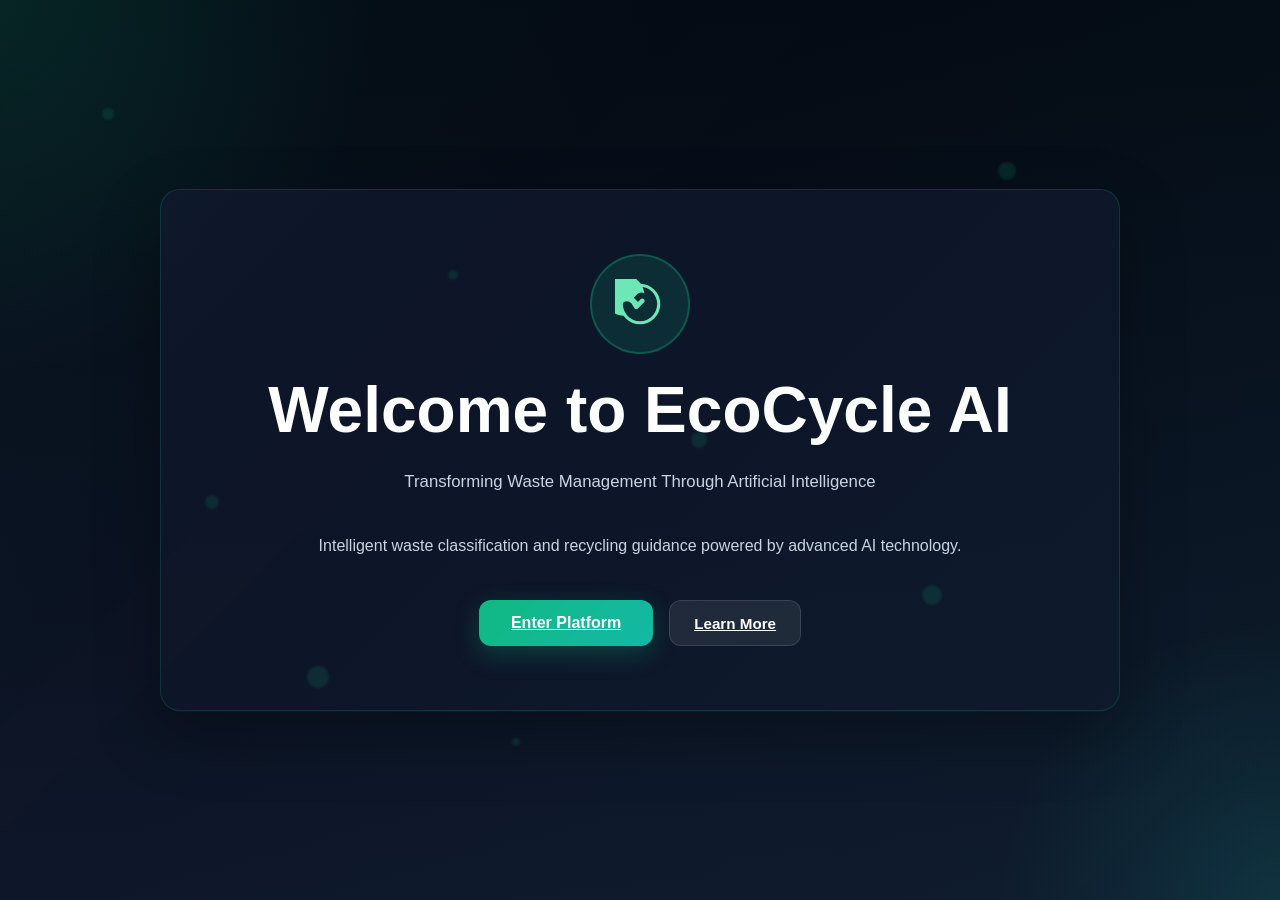
<file: index.html>
<!DOCTYPE html>
<html lang="en">
<head>
  <meta charset="UTF-8" />
  <meta name="viewport" content="width=device-width, initial-scale=1.0" />
  <meta name="description" content="EcoCycle AI - Transforming Waste Management Through Artificial Intelligence." />
  <meta name="theme-color" content="#050b14" />
  <title>EcoCycle AI - Welcome</title>
  <link rel="stylesheet" href="style.css" />
</head>
<body>
  <div class="welcome-shell page-transition">
    <div class="welcome-panel">
      <div class="welcome-icon">
        <svg viewBox="0 0 64 64" aria-hidden="true">
          <path d="M32 6a26 26 0 1 0 26 26A26 26 0 0 0 32 6Zm0 48a22 22 0 1 1 22-22 22 22 0 0 1-22 22Z" />
          <path d="M37.5 18.3a8 8 0 0 0-9.4 1.6L24 23.9l5.4 5.4 3.7-3.7a3 3 0 0 1 4.2 4.2l-7.9 7.9a3 3 0 0 1-4.2 0L20.9 31a8 8 0 1 0-11.4 11.4l4.4 4.4A26 26 0 1 1 37.5 18.3Z" />
        </svg>
      </div>
      <h1>Welcome to EcoCycle AI</h1>
      <p>Transforming Waste Management Through Artificial Intelligence</p>
      <p style="font-size: 1rem; color: #cbd5e1; margin-top: 12px;">Intelligent waste classification and recycling guidance powered by advanced AI technology.</p>
      <div class="welcome-actions" style="margin-top: 40px; justify-content: center;">
        <a class="button button-primary" href="home.html" style="font-size: 1rem; padding: 14px 32px;">Enter Platform</a>
        <a class="button button-secondary" href="about.html">Learn More</a>
      </div>
    </div>
  </div>
  <div class="particles" aria-hidden="true">
    <span></span><span></span><span></span><span></span><span></span><span></span><span></span><span></span>
  </div>
  <script src="script.js"></script>
</body>
</html>
</file>
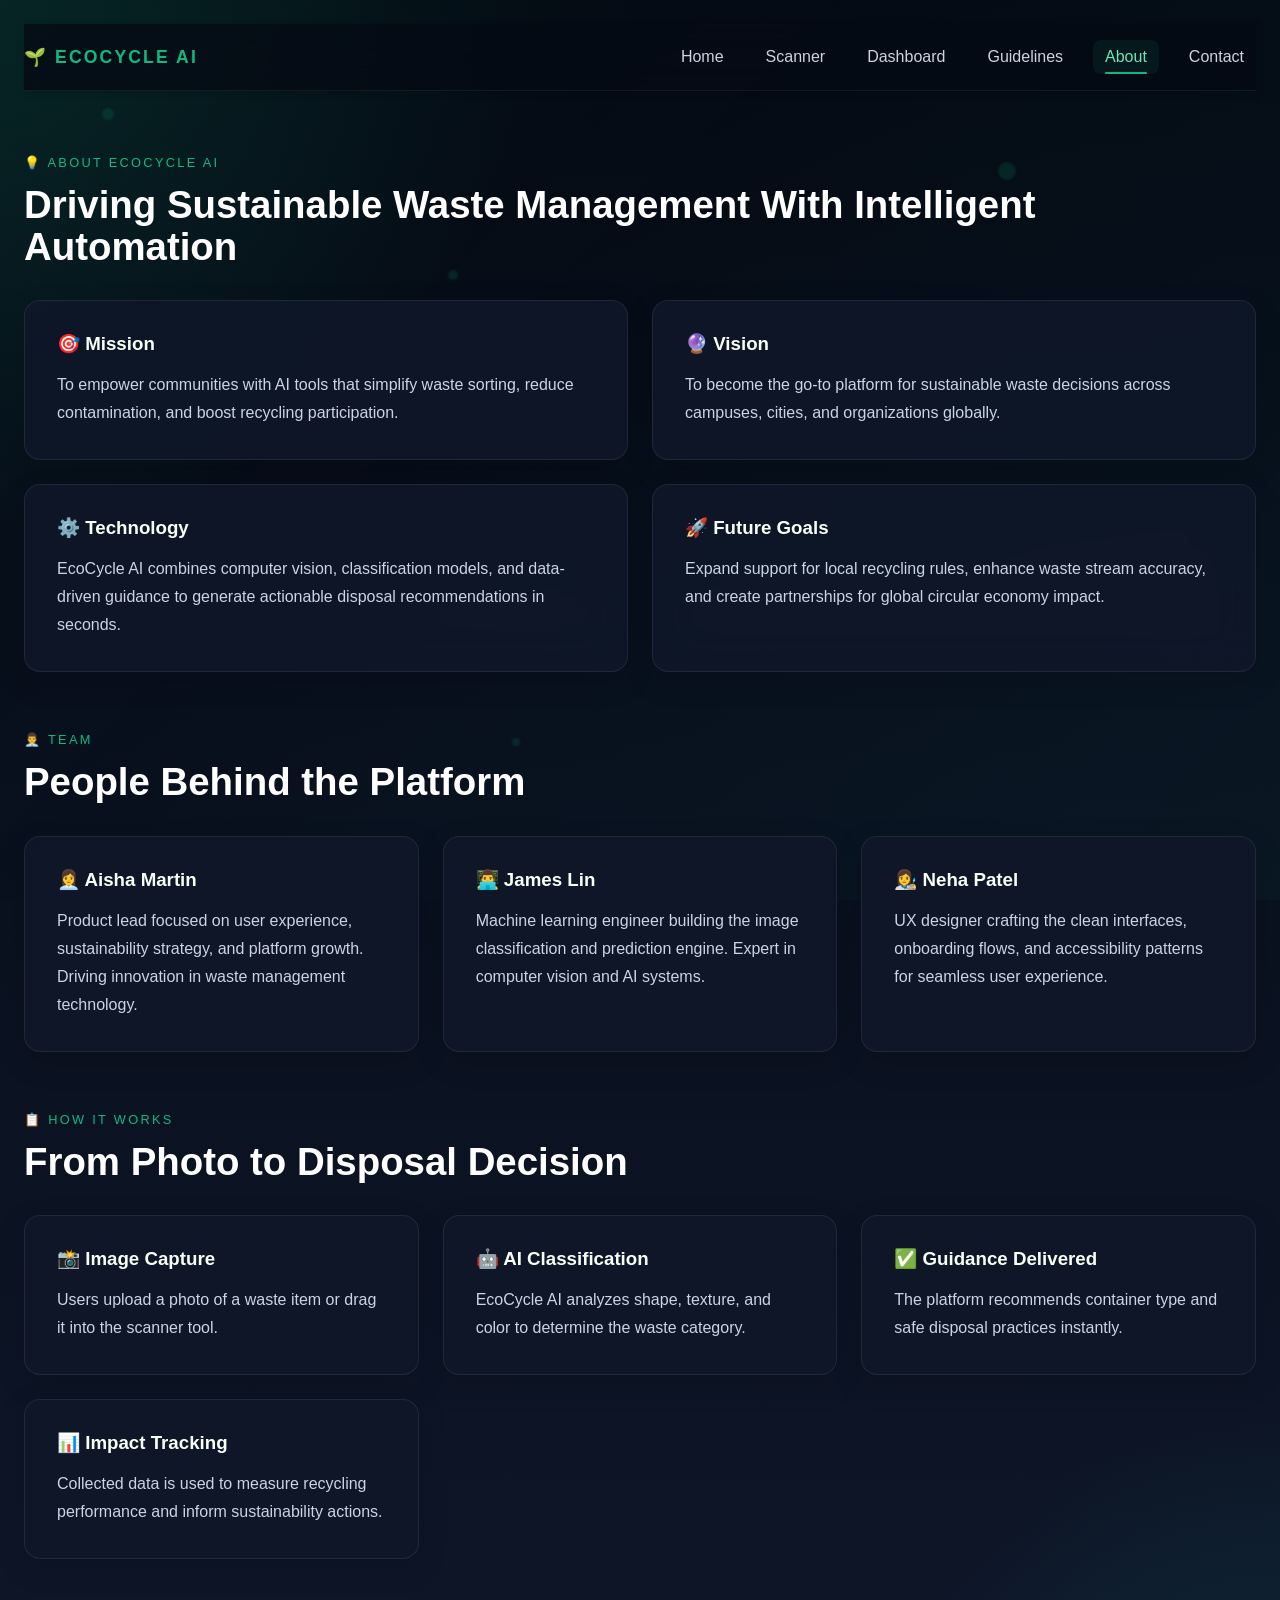
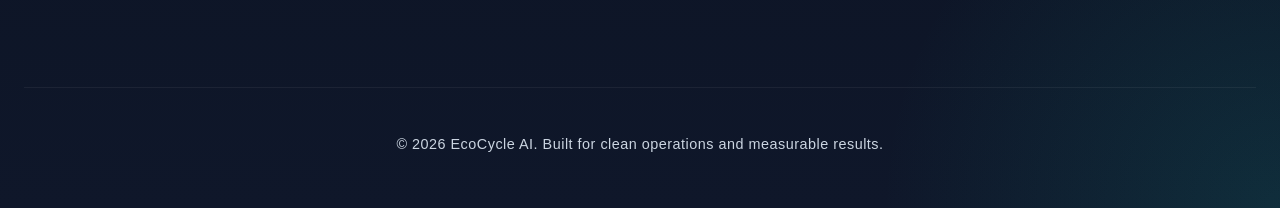
<file: about.html>
<!DOCTYPE html>
<html lang="en">
<head>
  <meta charset="UTF-8" />
  <meta name="viewport" content="width=device-width, initial-scale=1.0" />
  <meta name="description" content="About EcoCycle AI - Our mission, vision, and team." />
  <title>EcoCycle AI - About</title>
  <link rel="stylesheet" href="style.css" />
</head>
<body>
  <div class="page-shell page-transition">
    <header class="topbar">
      <a class="brand" href="index.html">🌱 EcoCycle AI</a>
      <nav class="nav-links">
        <a href="home.html">Home</a>
        <a href="scanner.html">Scanner</a>
        <a href="dashboard.html">Dashboard</a>
        <a href="guidelines.html">Guidelines</a>
        <a href="about.html" class="active">About</a>
        <a href="contact.html">Contact</a>
      </nav>
    </header>

    <main>
      <section class="section-block">
        <div class="section-heading">
          <span>💡 About EcoCycle AI</span>
          <h2>Driving Sustainable Waste Management With Intelligent Automation</h2>
        </div>
        <div class="about-grid">
          <article class="glass-card about-card">
            <h3>🎯 Mission</h3>
            <p>To empower communities with AI tools that simplify waste sorting, reduce contamination, and boost recycling participation.</p>
          </article>
          <article class="glass-card about-card">
            <h3>🔮 Vision</h3>
            <p>To become the go-to platform for sustainable waste decisions across campuses, cities, and organizations globally.</p>
          </article>
          <article class="glass-card about-card">
            <h3>⚙️ Technology</h3>
            <p>EcoCycle AI combines computer vision, classification models, and data-driven guidance to generate actionable disposal recommendations in seconds.</p>
          </article>
          <article class="glass-card about-card">
            <h3>🚀 Future Goals</h3>
            <p>Expand support for local recycling rules, enhance waste stream accuracy, and create partnerships for global circular economy impact.</p>
          </article>
        </div>

        <section class="section-heading team-heading" style="margin-top: 60px;">
          <span>👨‍💼 Team</span>
          <h2>People Behind the Platform</h2>
        </section>
        <div class="team-grid">
          <article class="glass-card team-card">
            <h3>👩‍💼 Aisha Martin</h3>
            <p>Product lead focused on user experience, sustainability strategy, and platform growth. Driving innovation in waste management technology.</p>
          </article>
          <article class="glass-card team-card">
            <h3>👨‍💻 James Lin</h3>
            <p>Machine learning engineer building the image classification and prediction engine. Expert in computer vision and AI systems.</p>
          </article>
          <article class="glass-card team-card">
            <h3>👩‍🎨 Neha Patel</h3>
            <p>UX designer crafting the clean interfaces, onboarding flows, and accessibility patterns for seamless user experience.</p>
          </article>
        </div>

        <section class="section-heading" style="margin-top: 60px;">
          <span>📋 How It Works</span>
          <h2>From Photo to Disposal Decision</h2>
        </section>
        <div class="process-grid">
          <article class="glass-card process-card">
            <h3>📸 Image Capture</h3>
            <p>Users upload a photo of a waste item or drag it into the scanner tool.</p>
          </article>
          <article class="glass-card process-card">
            <h3>🤖 AI Classification</h3>
            <p>EcoCycle AI analyzes shape, texture, and color to determine the waste category.</p>
          </article>
          <article class="glass-card process-card">
            <h3>✅ Guidance Delivered</h3>
            <p>The platform recommends container type and safe disposal practices instantly.</p>
          </article>
          <article class="glass-card process-card">
            <h3>📊 Impact Tracking</h3>
            <p>Collected data is used to measure recycling performance and inform sustainability actions.</p>
          </article>
        </div>
      </section>
    </main>

    <footer class="footer">
      <p>© 2026 EcoCycle AI. Built for clean operations and measurable results.</p>
    </footer>
  </div>
  <div class="particles" aria-hidden="true">
    <span></span><span></span><span></span><span></span><span></span><span></span>
  </div>
  <script src="script.js"></script>
</body>
</html>
</html>
</file>
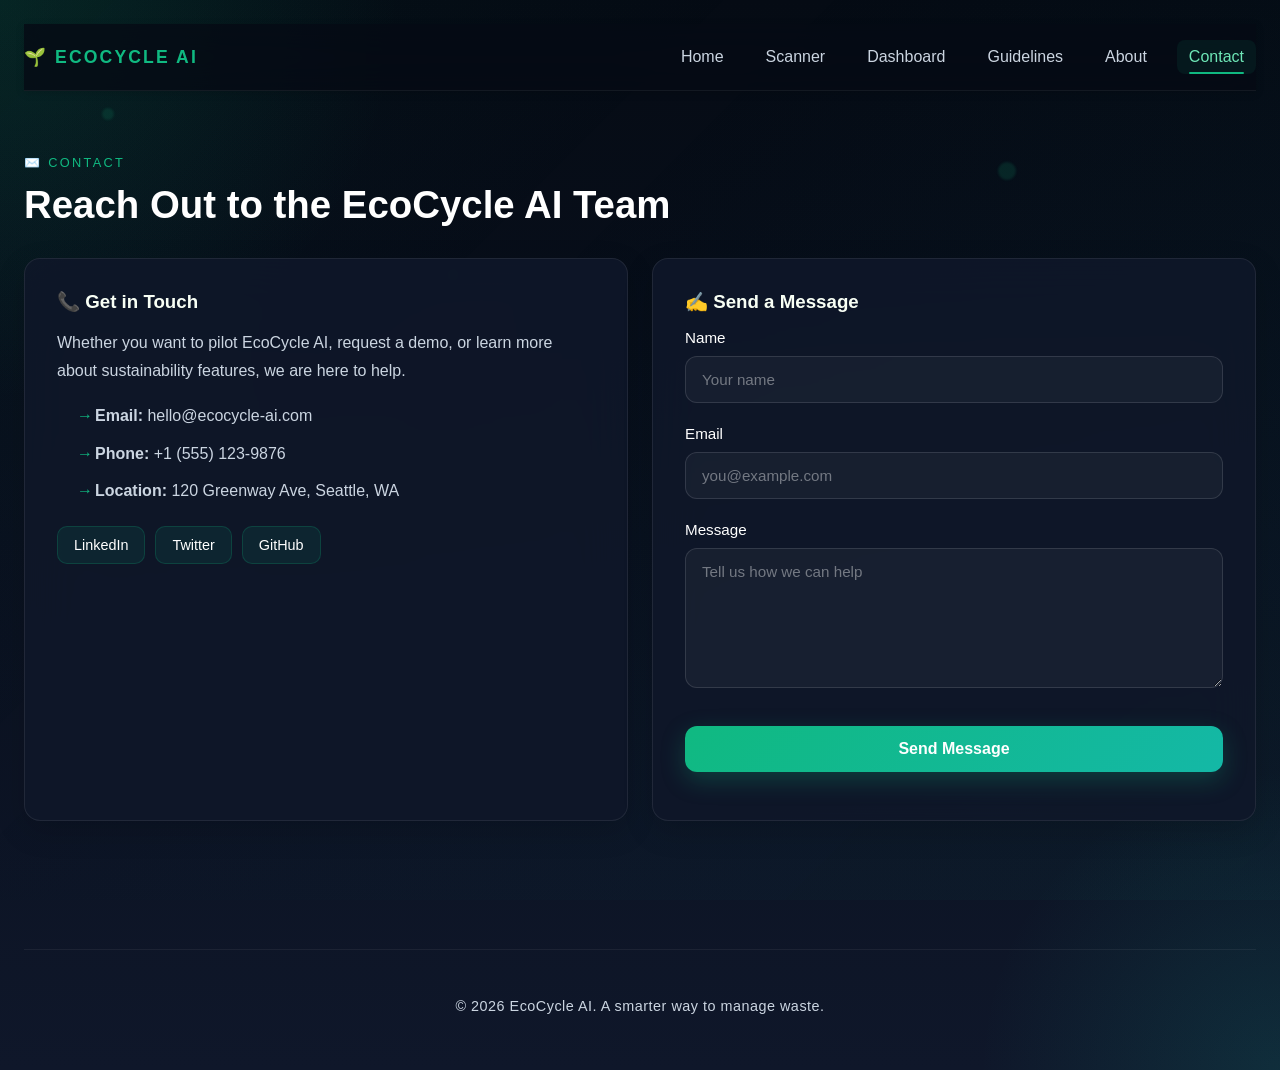
<file: contact.html>
<!DOCTYPE html>
<html lang="en">
<head>
  <meta charset="UTF-8" />
  <meta name="viewport" content="width=device-width, initial-scale=1.0" />
  <meta name="description" content="Contact EcoCycle AI - Get in touch with our team." />
  <title>EcoCycle AI - Contact</title>
  <link rel="stylesheet" href="style.css" />
</head>
<body>
  <div class="page-shell page-transition">
    <header class="topbar">
      <a class="brand" href="index.html">🌱 EcoCycle AI</a>
      <nav class="nav-links">
        <a href="home.html">Home</a>
        <a href="scanner.html">Scanner</a>
        <a href="dashboard.html">Dashboard</a>
        <a href="guidelines.html">Guidelines</a>
        <a href="about.html">About</a>
        <a href="contact.html" class="active">Contact</a>
      </nav>
    </header>

    <main>
      <section class="section-block contact-block">
        <div class="section-heading">
          <span>✉️ Contact</span>
          <h2>Reach Out to the EcoCycle AI Team</h2>
        </div>
        <div class="contact-grid">
          <div class="glass-card contact-info">
            <h3>📞 Get in Touch</h3>
            <p>Whether you want to pilot EcoCycle AI, request a demo, or learn more about sustainability features, we are here to help.</p>
            <ul>
              <li><strong>Email:</strong> hello@ecocycle-ai.com</li>
              <li><strong>Phone:</strong> +1 (555) 123-9876</li>
              <li><strong>Location:</strong> 120 Greenway Ave, Seattle, WA</li>
            </ul>
            <div class="social-links">
              <a href="#">LinkedIn</a>
              <a href="#">Twitter</a>
              <a href="#">GitHub</a>
            </div>
          </div>
          <form class="glass-card contact-form" id="contactForm">
            <h3>✍️ Send a Message</h3>
            <label for="name">Name</label>
            <input type="text" id="name" name="name" placeholder="Your name" required />
            <label for="email">Email</label>
            <input type="email" id="email" name="email" placeholder="you@example.com" required />
            <label for="message">Message</label>
            <textarea id="message" name="message" rows="6" placeholder="Tell us how we can help"></textarea>
            <button type="submit" class="button button-primary button-block" style="font-size: 1rem; padding: 14px 28px; margin-top: 12px;">Send Message</button>
            <p class="form-feedback" id="contactFeedback"></p>
          </form>
        </div>
      </section>
    </main>

    <footer class="footer">
      <p>© 2026 EcoCycle AI. A smarter way to manage waste.</p>
    </footer>
  </div>
  <div class="particles" aria-hidden="true">
    <span></span><span></span><span></span><span></span><span></span><span></span>
  </div>
  <script src="script.js"></script>
</body>
</html>
</file>
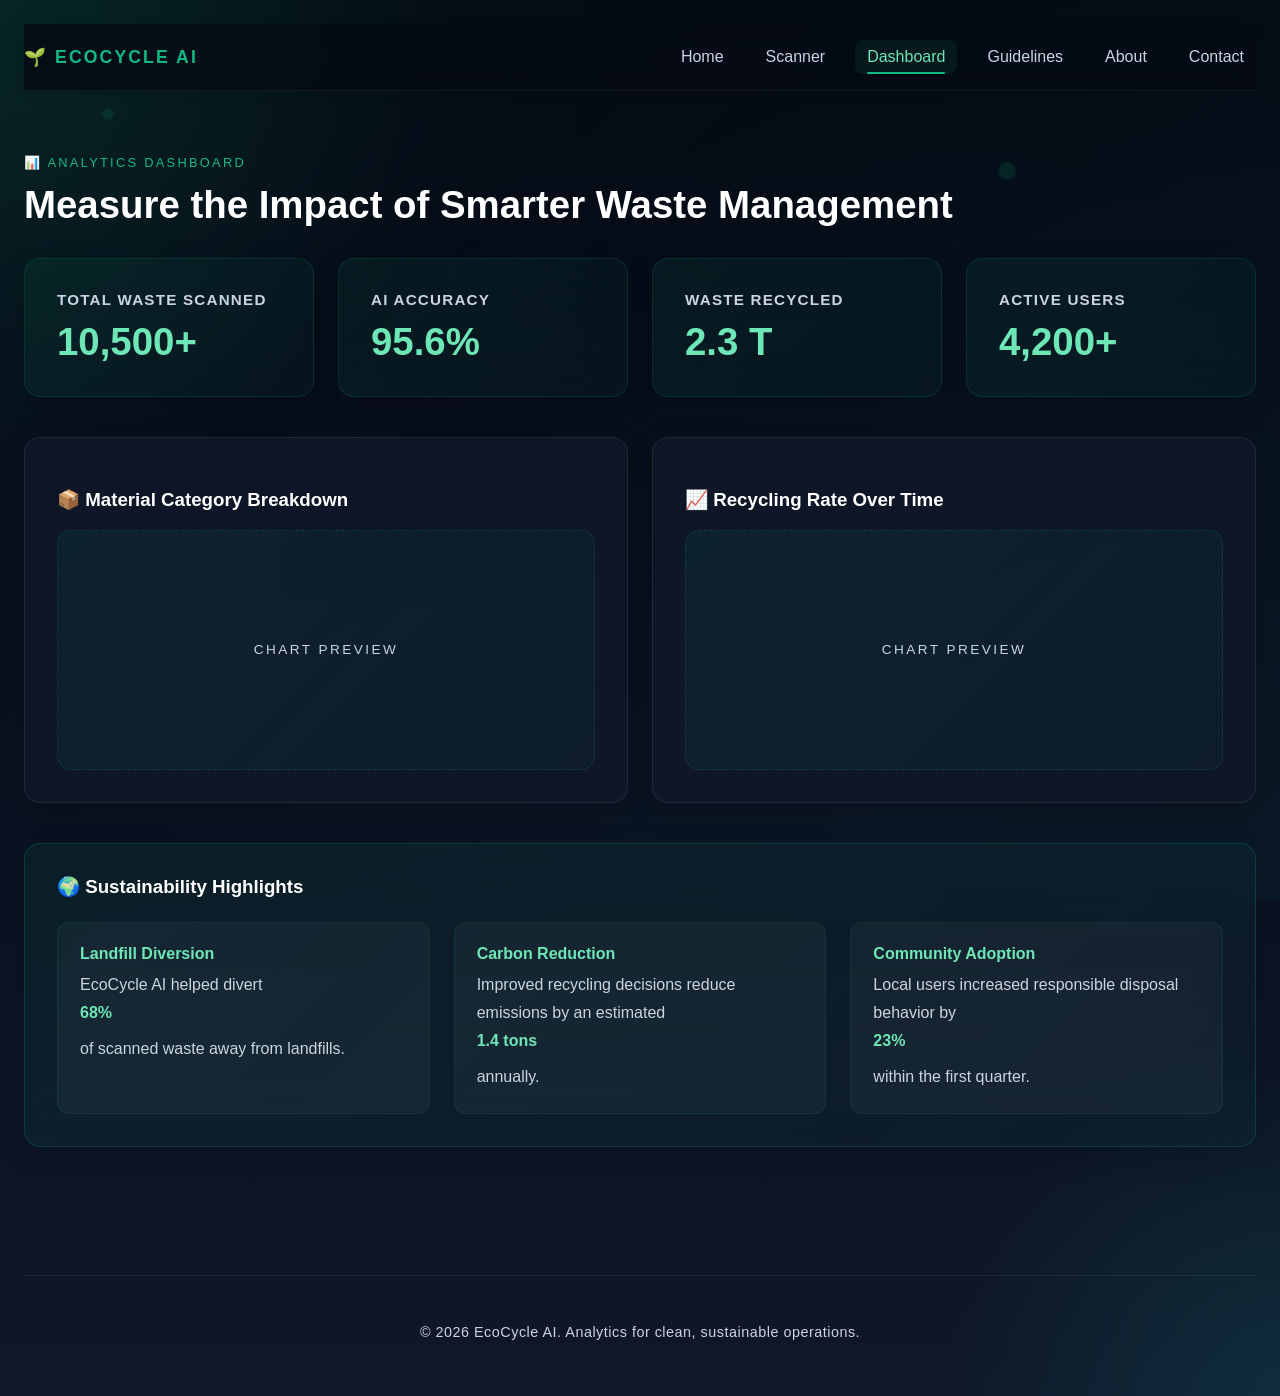
<file: dashboard.html>
<!DOCTYPE html>
<html lang="en">
<head>
  <meta charset="UTF-8" />
  <meta name="viewport" content="width=device-width, initial-scale=1.0" />
  <meta name="description" content="EcoCycle AI Dashboard - Analytics and waste management insights." />
  <title>EcoCycle AI - Dashboard</title>
  <link rel="stylesheet" href="style.css" />
</head>
<body>
  <div class="page-shell page-transition">
    <header class="topbar">
      <a class="brand" href="index.html">🌱 EcoCycle AI</a>
      <nav class="nav-links">
        <a href="home.html">Home</a>
        <a href="scanner.html">Scanner</a>
        <a href="dashboard.html" class="active">Dashboard</a>
        <a href="guidelines.html">Guidelines</a>
        <a href="about.html">About</a>
        <a href="contact.html">Contact</a>
      </nav>
    </header>

    <main>
      <section class="section-block dashboard-block">
        <div class="section-heading">
          <span>📊 Analytics Dashboard</span>
          <h2>Measure the Impact of Smarter Waste Management</h2>
        </div>
        <div class="dashboard-grid">
          <article class="glass-card metric-card dashboard-card">
            <strong>Total Waste Scanned</strong>
            <p>10,500+</p>
          </article>
          <article class="glass-card metric-card dashboard-card">
            <strong>AI Accuracy</strong>
            <p>95.6%</p>
          </article>
          <article class="glass-card metric-card dashboard-card">
            <strong>Waste Recycled</strong>
            <p>2.3 T</p>
          </article>
          <article class="glass-card metric-card dashboard-card">
            <strong>Active Users</strong>
            <p>4,200+</p>
          </article>
        </div>

        <div class="analytics-grid" style="margin-top: 40px;">
          <article class="glass-card chart-card">
            <h3>📦 Material Category Breakdown</h3>
            <div class="chart-placeholder">Chart preview</div>
          </article>
          <article class="glass-card chart-card">
            <h3>📈 Recycling Rate Over Time</h3>
            <div class="chart-placeholder">Chart preview</div>
          </article>
        </div>

        <div class="impact-section" style="margin-top: 40px;">
          <h3>🌍 Sustainability Highlights</h3>
          <div class="impact-grid">
            <div>
              <strong>Landfill Diversion</strong>
              <p>EcoCycle AI helped divert <strong>68%</strong> of scanned waste away from landfills.</p>
            </div>
            <div>
              <strong>Carbon Reduction</strong>
              <p>Improved recycling decisions reduce emissions by an estimated <strong>1.4 tons</strong> annually.</p>
            </div>
            <div>
              <strong>Community Adoption</strong>
              <p>Local users increased responsible disposal behavior by <strong>23%</strong> within the first quarter.</p>
            </div>
          </div>
        </div>
      </section>
    </main>

    <footer class="footer">
      <p>© 2026 EcoCycle AI. Analytics for clean, sustainable operations.</p>
    </footer>
  </div>
  <div class="particles" aria-hidden="true">
    <span></span><span></span><span></span><span></span><span></span><span></span>
  </div>
  <script src="script.js"></script>
</body>
</html>
</file>
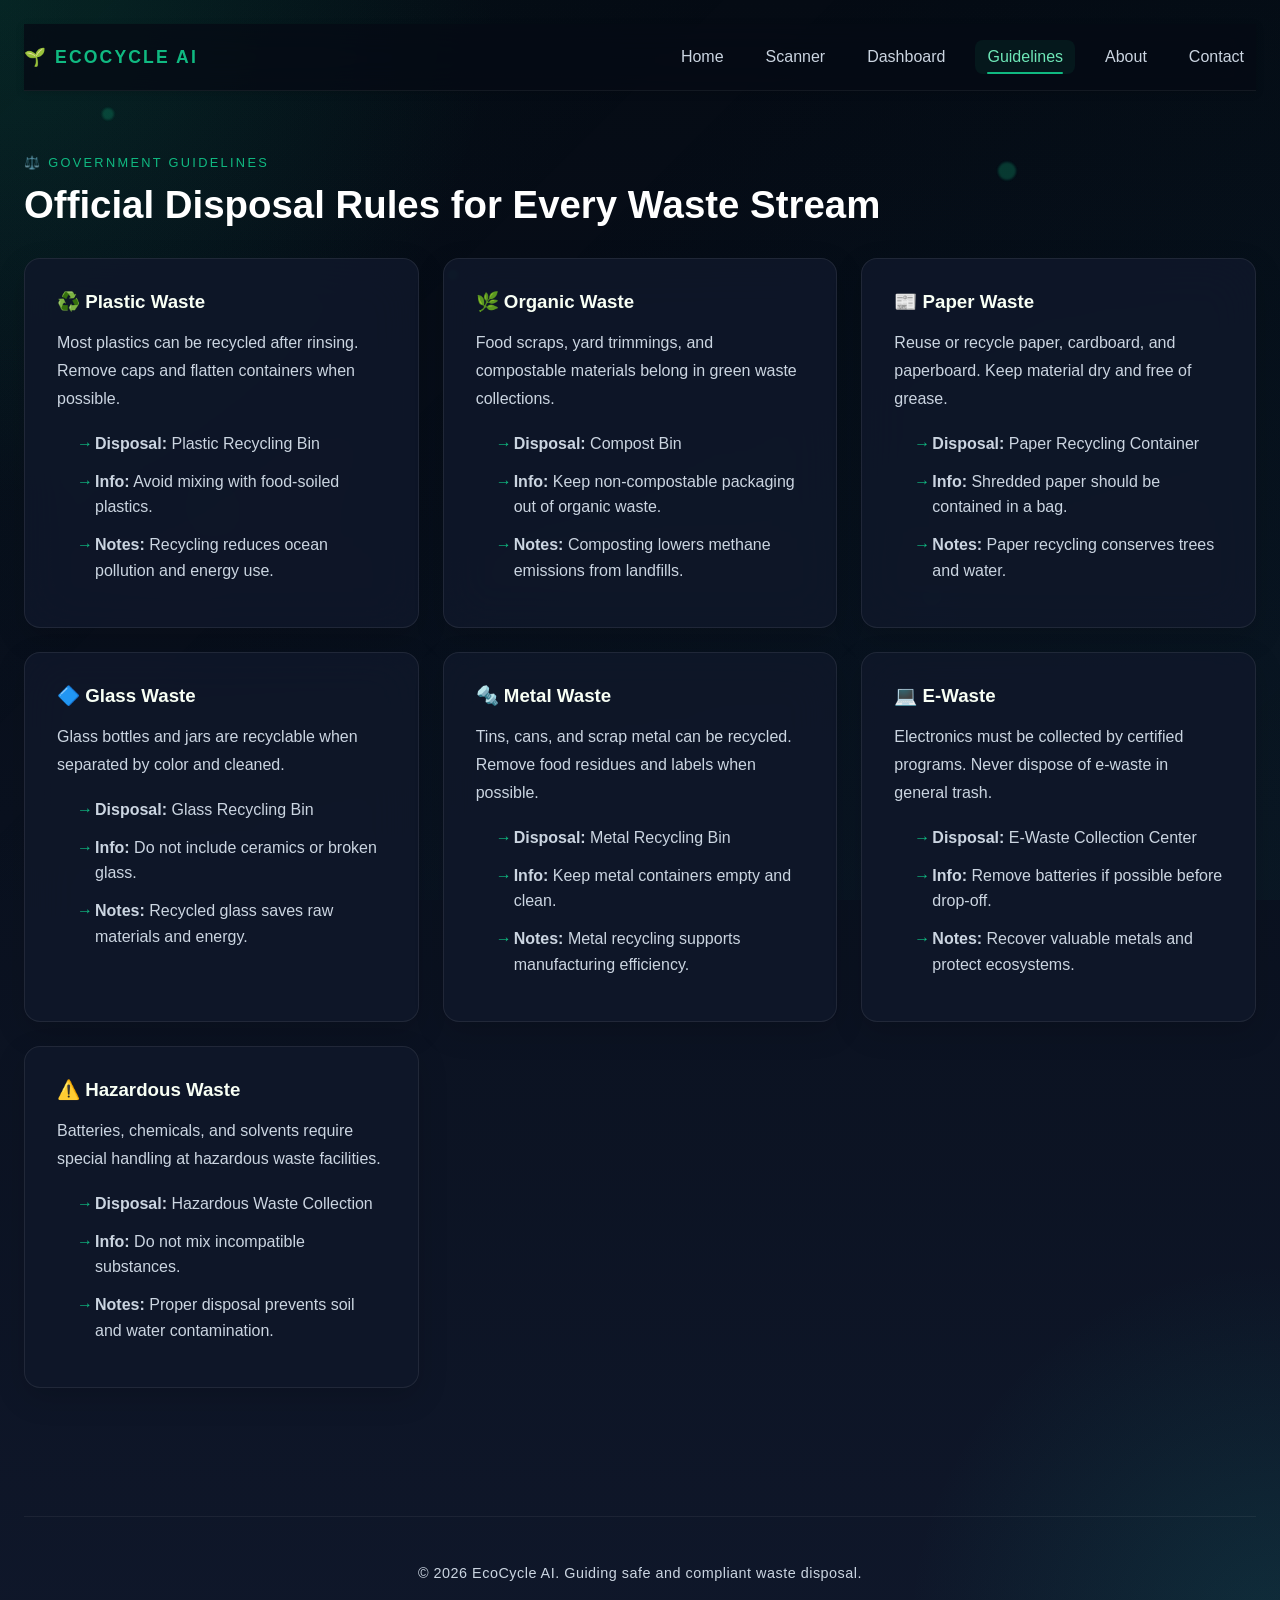
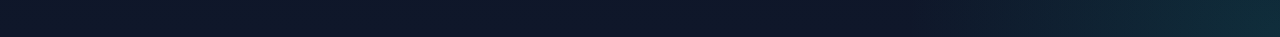
<file: guidelines.html>
<!DOCTYPE html>
<html lang="en">
<head>
  <meta charset="UTF-8" />
  <meta name="viewport" content="width=device-width, initial-scale=1.0" />
  <meta name="description" content="EcoCycle AI Guidelines - Government disposal rules for waste streams." />
  <title>EcoCycle AI - Guidelines</title>
  <link rel="stylesheet" href="style.css" />
</head>
<body>
  <div class="page-shell page-transition">
    <header class="topbar">
      <a class="brand" href="index.html">🌱 EcoCycle AI</a>
      <nav class="nav-links">
        <a href="home.html">Home</a>
        <a href="scanner.html">Scanner</a>
        <a href="dashboard.html">Dashboard</a>
        <a href="guidelines.html" class="active">Guidelines</a>
        <a href="about.html">About</a>
        <a href="contact.html">Contact</a>
      </nav>
    </header>

    <main>
      <section class="section-block">
        <div class="section-heading">
          <span>⚖️ Government Guidelines</span>
          <h2>Official Disposal Rules for Every Waste Stream</h2>
        </div>
        <div class="guidelines-grid">
          <article class="glass-card guideline-card">
            <h3>♻️ Plastic Waste</h3>
            <p>Most plastics can be recycled after rinsing. Remove caps and flatten containers when possible.</p>
            <ul>
              <li><strong>Disposal:</strong> Plastic Recycling Bin</li>
              <li><strong>Info:</strong> Avoid mixing with food-soiled plastics.</li>
              <li><strong>Notes:</strong> Recycling reduces ocean pollution and energy use.</li>
            </ul>
          </article>
          <article class="glass-card guideline-card">
            <h3>🌿 Organic Waste</h3>
            <p>Food scraps, yard trimmings, and compostable materials belong in green waste collections.</p>
            <ul>
              <li><strong>Disposal:</strong> Compost Bin</li>
              <li><strong>Info:</strong> Keep non-compostable packaging out of organic waste.</li>
              <li><strong>Notes:</strong> Composting lowers methane emissions from landfills.</li>
            </ul>
          </article>
          <article class="glass-card guideline-card">
            <h3>📰 Paper Waste</h3>
            <p>Reuse or recycle paper, cardboard, and paperboard. Keep material dry and free of grease.</p>
            <ul>
              <li><strong>Disposal:</strong> Paper Recycling Container</li>
              <li><strong>Info:</strong> Shredded paper should be contained in a bag.</li>
              <li><strong>Notes:</strong> Paper recycling conserves trees and water.</li>
            </ul>
          </article>
          <article class="glass-card guideline-card">
            <h3>🔷 Glass Waste</h3>
            <p>Glass bottles and jars are recyclable when separated by color and cleaned.</p>
            <ul>
              <li><strong>Disposal:</strong> Glass Recycling Bin</li>
              <li><strong>Info:</strong> Do not include ceramics or broken glass.</li>
              <li><strong>Notes:</strong> Recycled glass saves raw materials and energy.</li>
            </ul>
          </article>
          <article class="glass-card guideline-card">
            <h3>🔩 Metal Waste</h3>
            <p>Tins, cans, and scrap metal can be recycled. Remove food residues and labels when possible.</p>
            <ul>
              <li><strong>Disposal:</strong> Metal Recycling Bin</li>
              <li><strong>Info:</strong> Keep metal containers empty and clean.</li>
              <li><strong>Notes:</strong> Metal recycling supports manufacturing efficiency.</li>
            </ul>
          </article>
          <article class="glass-card guideline-card">
            <h3>💻 E-Waste</h3>
            <p>Electronics must be collected by certified programs. Never dispose of e-waste in general trash.</p>
            <ul>
              <li><strong>Disposal:</strong> E-Waste Collection Center</li>
              <li><strong>Info:</strong> Remove batteries if possible before drop-off.</li>
              <li><strong>Notes:</strong> Recover valuable metals and protect ecosystems.</li>
            </ul>
          </article>
          <article class="glass-card guideline-card">
            <h3>⚠️ Hazardous Waste</h3>
            <p>Batteries, chemicals, and solvents require special handling at hazardous waste facilities.</p>
            <ul>
              <li><strong>Disposal:</strong> Hazardous Waste Collection</li>
              <li><strong>Info:</strong> Do not mix incompatible substances.</li>
              <li><strong>Notes:</strong> Proper disposal prevents soil and water contamination.</li>
            </ul>
          </article>
        </div>
      </section>
    </main>

    <footer class="footer">
      <p>© 2026 EcoCycle AI. Guiding safe and compliant waste disposal.</p>
    </footer>
  </div>
  <div class="particles" aria-hidden="true">
    <span></span><span></span><span></span><span></span><span></span><span></span>
  </div>
  <script src="script.js"></script>
</body>
</html>
  <div class="particles" aria-hidden="true">
    <span></span><span></span><span></span><span></span><span></span><span></span>
  </div>
  <script src="script.js"></script>
</body>
</html>
</file>
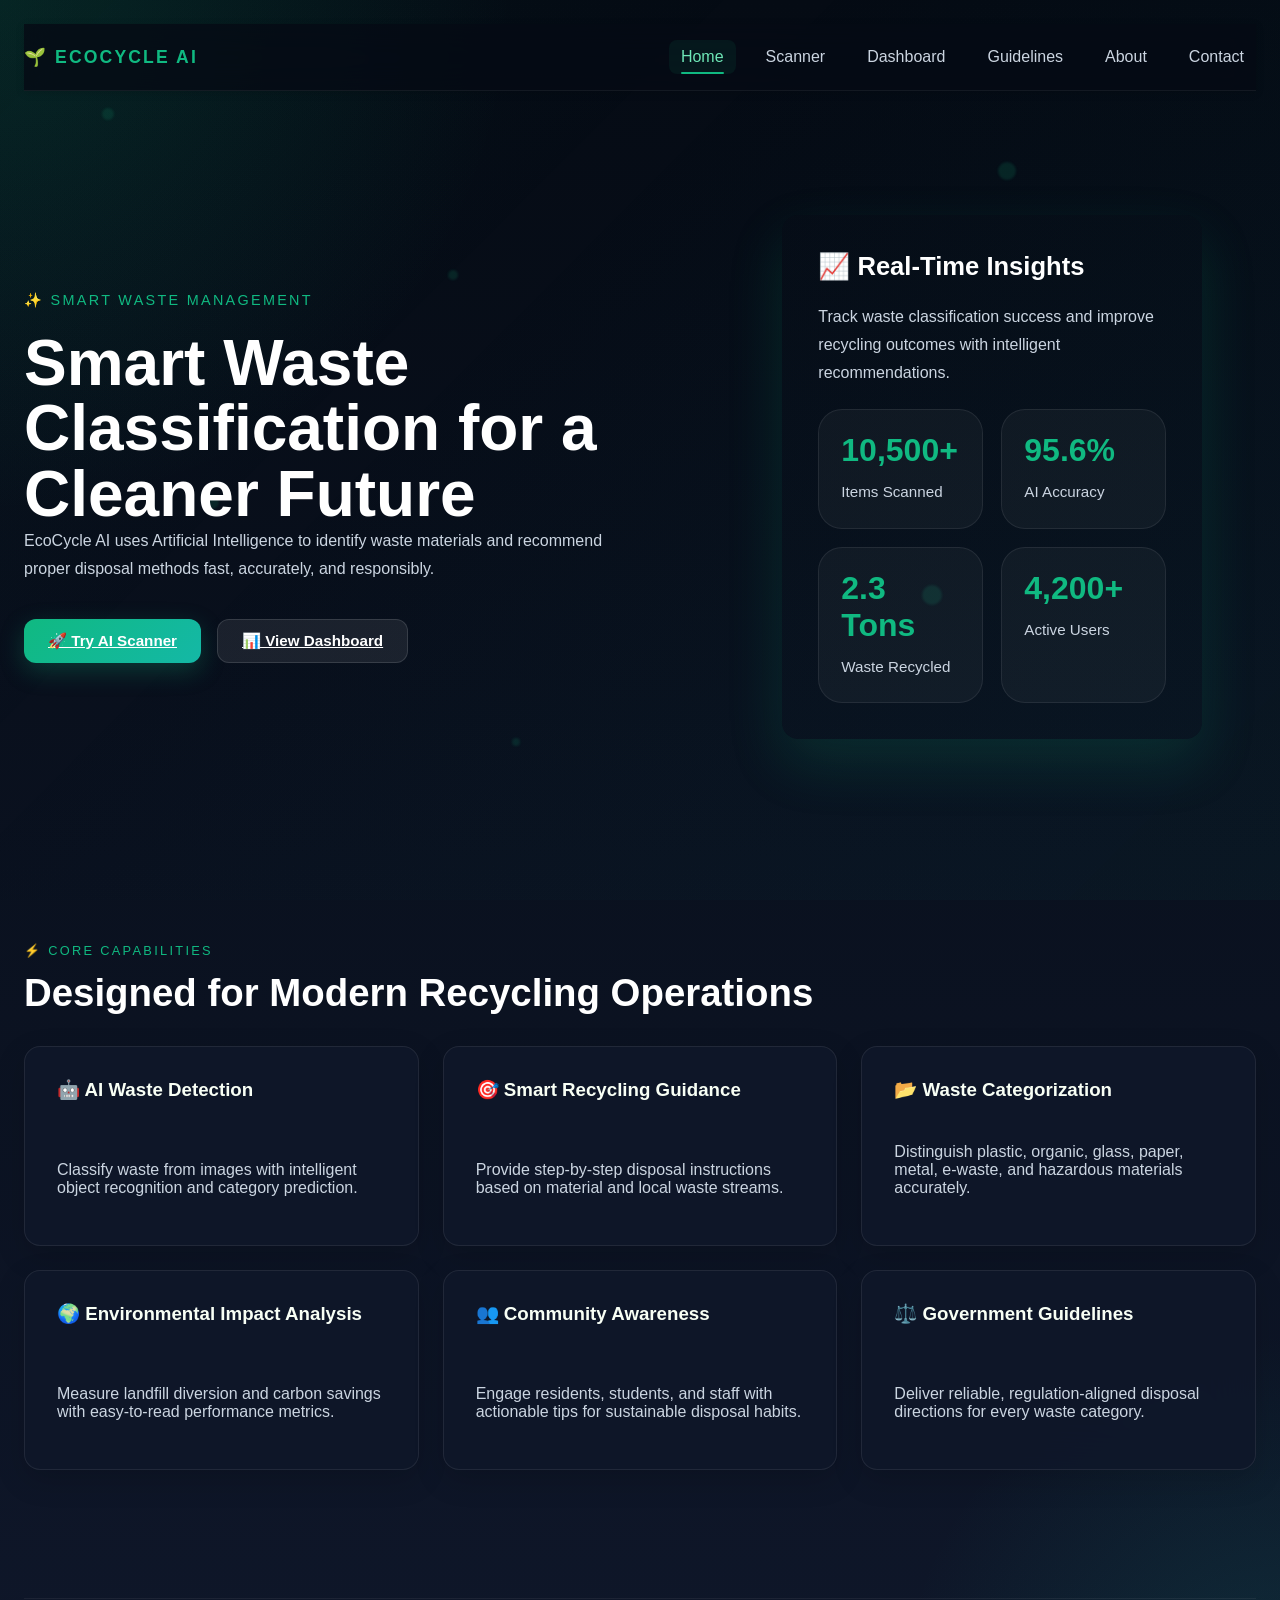
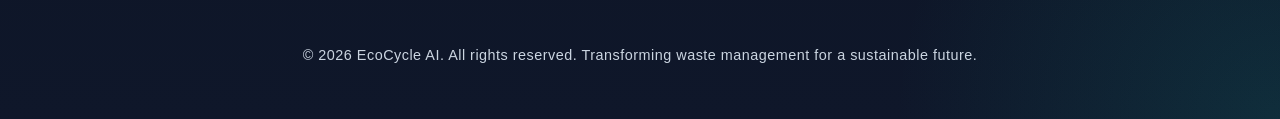
<file: home.html>
<!DOCTYPE html>
<html lang="en">
<head>
  <meta charset="UTF-8" />
  <meta name="viewport" content="width=device-width, initial-scale=1.0" />
  <meta name="description" content="EcoCycle AI - Smart waste classification and recycling guidance." />
  <title>EcoCycle AI - Home</title>
  <link rel="stylesheet" href="style.css" />
</head>
<body>
  <div class="page-shell page-transition">
    <header class="topbar">
      <a class="brand" href="index.html">🌱 EcoCycle AI</a>
      <nav class="nav-links">
        <a href="home.html" class="active">Home</a>
        <a href="scanner.html">Scanner</a>
        <a href="dashboard.html">Dashboard</a>
        <a href="guidelines.html">Guidelines</a>
        <a href="about.html">About</a>
        <a href="contact.html">Contact</a>
      </nav>
    </header>

    <main>
      <section class="hero-section hero-home">
        <div class="hero-content">
          <span class="eyebrow">✨ Smart Waste Management</span>
          <h1>Smart Waste Classification for a Cleaner Future</h1>
          <p>EcoCycle AI uses Artificial Intelligence to identify waste materials and recommend proper disposal methods fast, accurately, and responsibly.</p>
          <div class="hero-actions" style="margin-top: 36px;">
            <a class="button button-primary" href="scanner.html">🚀 Try AI Scanner</a>
            <a class="button button-secondary" href="dashboard.html">📊 View Dashboard</a>
          </div>
        </div>
        <div class="hero-visual hero-board">
          <div class="glass-card hero-summary">
            <h2>📈 Real-Time Insights</h2>
            <p>Track waste classification success and improve recycling outcomes with intelligent recommendations.</p>
            <div class="info-grid">
              <div>
                <span>10,500+</span>
                <p>Items Scanned</p>
              </div>
              <div>
                <span>95.6%</span>
                <p>AI Accuracy</p>
              </div>
              <div>
                <span>2.3 Tons</span>
                <p>Waste Recycled</p>
              </div>
              <div>
                <span>4,200+</span>
                <p>Active Users</p>
              </div>
            </div>
          </div>
        </div>
      </section>

      <section class="section-block">
        <div class="section-heading">
          <span>⚡ Core Capabilities</span>
          <h2>Designed for Modern Recycling Operations</h2>
        </div>
        <div class="feature-grid">
          <article class="glass-card feature-card">
            <h3>🤖 AI Waste Detection</h3>
            <p>Classify waste from images with intelligent object recognition and category prediction.</p>
          </article>
          <article class="glass-card feature-card">
            <h3>🎯 Smart Recycling Guidance</h3>
            <p>Provide step-by-step disposal instructions based on material and local waste streams.</p>
          </article>
          <article class="glass-card feature-card">
            <h3>📂 Waste Categorization</h3>
            <p>Distinguish plastic, organic, glass, paper, metal, e-waste, and hazardous materials accurately.</p>
          </article>
          <article class="glass-card feature-card">
            <h3>🌍 Environmental Impact Analysis</h3>
            <p>Measure landfill diversion and carbon savings with easy-to-read performance metrics.</p>
          </article>
          <article class="glass-card feature-card">
            <h3>👥 Community Awareness</h3>
            <p>Engage residents, students, and staff with actionable tips for sustainable disposal habits.</p>
          </article>
          <article class="glass-card feature-card">
            <h3>⚖️ Government Guidelines</h3>
            <p>Deliver reliable, regulation-aligned disposal directions for every waste category.</p>
          </article>
        </div>
      </section>
    </main>

    <footer class="footer">
      <p>© 2026 EcoCycle AI. All rights reserved. Transforming waste management for a sustainable future.</p>
    </footer>
  </div>
  <div class="particles" aria-hidden="true">
    <span></span><span></span><span></span><span></span><span></span><span></span>
  </div>
  <script src="script.js"></script>
</body>
</html>
  <script src="script.js"></script>
</body>
</html>
</file>
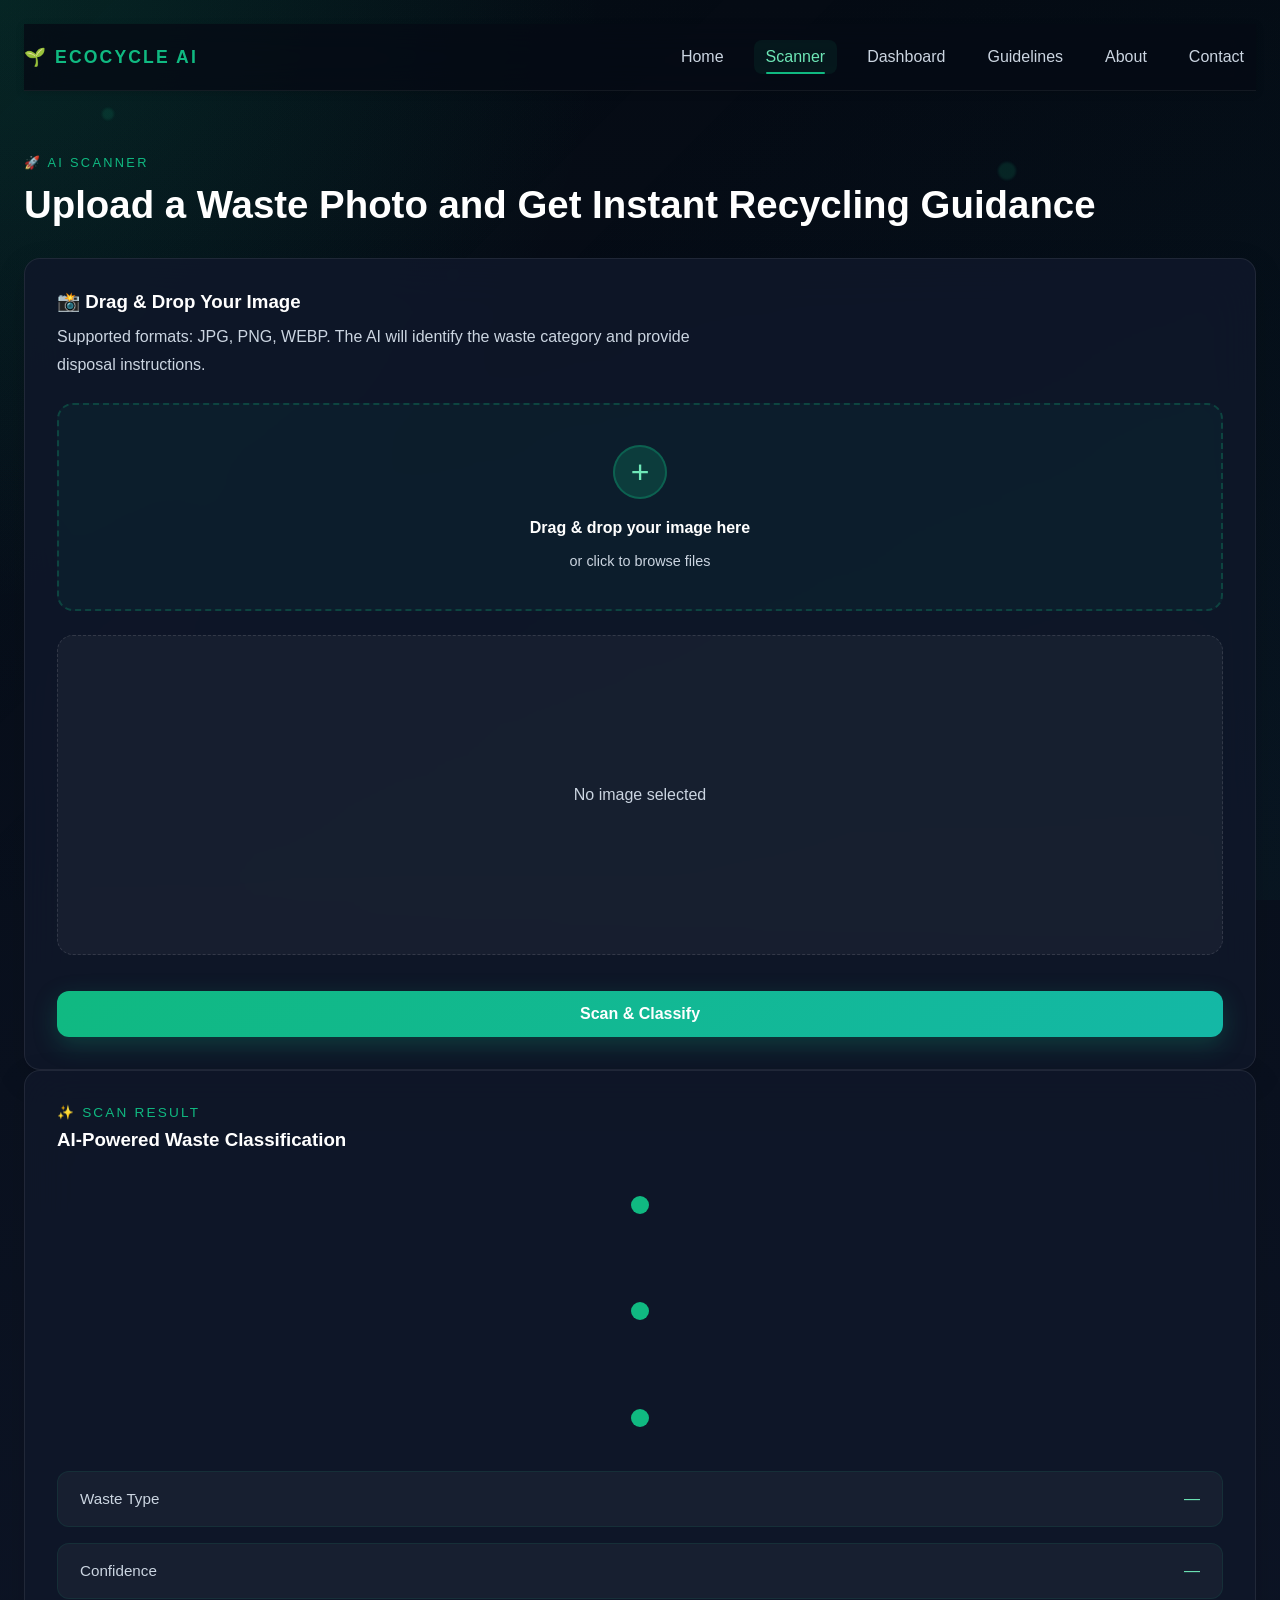
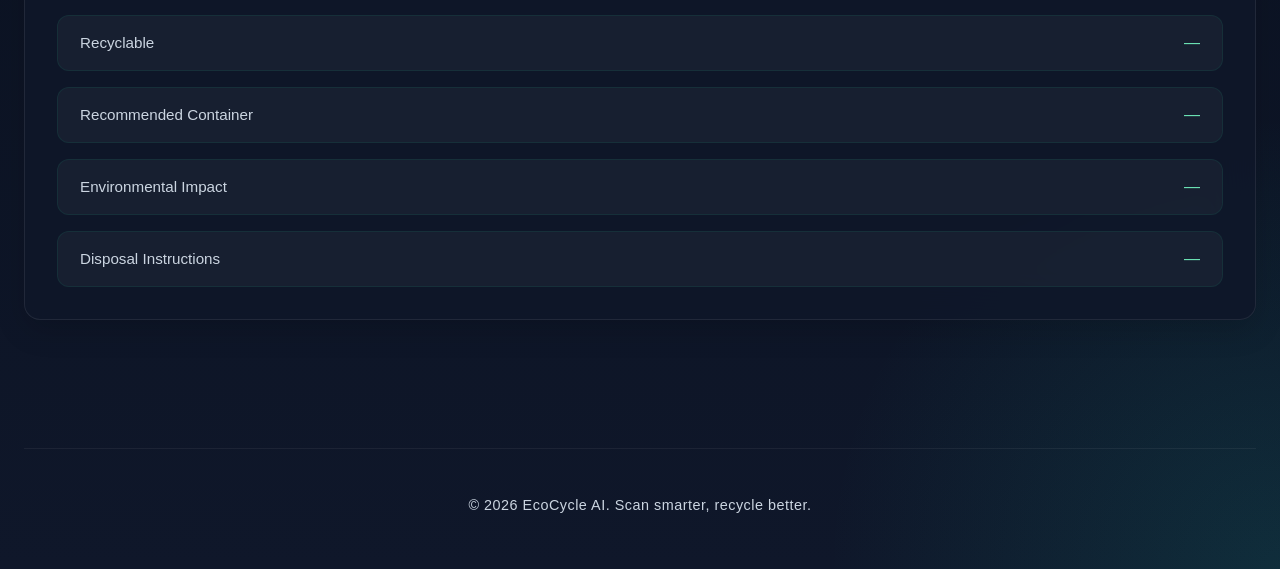
<file: scanner.html>
<!DOCTYPE html>
<html lang="en">
<head>
  <meta charset="UTF-8" />
  <meta name="viewport" content="width=device-width, initial-scale=1.0" />
  <meta name="description" content="EcoCycle AI Scanner - Upload waste photos for instant AI classification." />
  <title>EcoCycle AI - Scanner</title>
  <link rel="stylesheet" href="style.css" />
</head>
<body>
  <div class="page-shell page-transition">
    <header class="topbar">
      <a class="brand" href="index.html">🌱 EcoCycle AI</a>
      <nav class="nav-links">
        <a href="home.html">Home</a>
        <a href="scanner.html" class="active">Scanner</a>
        <a href="dashboard.html">Dashboard</a>
        <a href="guidelines.html">Guidelines</a>
        <a href="about.html">About</a>
        <a href="contact.html">Contact</a>
      </nav>
    </header>

    <main>
      <section class="section-block scanner-block">
        <div class="section-heading">
          <span>🚀 AI Scanner</span>
          <h2>Upload a Waste Photo and Get Instant Recycling Guidance</h2>
        </div>
        <div class="scanner-grid">
          <div class="glass-card scanner-panel">
            <div class="scanner-intro">
              <h3>📸 Drag & Drop Your Image</h3>
              <p>Supported formats: JPG, PNG, WEBP. The AI will identify the waste category and provide disposal instructions.</p>
            </div>
            <label class="drop-zone" for="imageUpload" id="dropZone">
              <input type="file" id="imageUpload" accept="image/*" />
              <span class="drop-icon">+</span>
              <strong>Drag & drop your image here</strong>
              <p>or click to browse files</p>
            </label>
            <div class="image-preview image-preview-large" id="imagePreview">
              <span>No image selected</span>
            </div>
            <button id="scanButton" class="button button-primary button-block" style="font-size: 1rem; padding: 14px 28px; margin-top: 12px;">Scan & Classify</button>
          </div>

          <div class="glass-card result-panel" id="resultPanel">
            <div class="result-intro">
              <span>✨ Scan Result</span>
              <h3>AI-Powered Waste Classification</h3>
            </div>
            <div class="loader" id="loader" hidden>
              <div></div>
              <div></div>
              <div></div>
            </div>
            <div class="result-card" id="resultCard" hidden>
              <div class="result-row">
                <strong>Waste Type</strong>
                <span id="resultType">—</span>
              </div>
              <div class="result-row">
                <strong>Confidence</strong>
                <span id="resultConfidence">—</span>
              </div>
              <div class="result-row">
                <strong>Recyclable</strong>
                <span id="resultRecyclable">—</span>
              </div>
              <div class="result-row">
                <strong>Recommended Container</strong>
                <span id="resultContainer">—</span>
              </div>
              <div class="result-row">
                <strong>Environmental Impact</strong>
                <span id="resultImpact">—</span>
              </div>
              <div class="result-row">
                <strong>Disposal Instructions</strong>
                <span id="resultTip">—</span>
              </div>
            </div>
          </div>
        </div>
      </section>
    </main>

    <footer class="footer">
      <p>© 2026 EcoCycle AI. Scan smarter, recycle better.</p>
    </footer>
  </div>
  <div class="particles" aria-hidden="true">
    <span></span><span></span><span></span><span></span><span></span><span></span>
  </div>
  <script src="script.js"></script>
</body>
</html>
</file>
<file: style.css>
:root {
  color-scheme: dark;
  --bg: #050b14;
  --surface: rgba(15, 23, 42, 0.86);
  --surface-strong: rgba(11, 21, 36, 0.95);
  --text: #ffffff;
  --text-muted: #cbd5e1;
  --accent: #10b981;
  --accent-strong: #14b8a6;
  --accent-light: #6ee7b7;
  --border: rgba(255, 255, 255, 0.08);
  --border-light: rgba(255, 255, 255, 0.12);
  --shadow: 0 28px 70px rgba(0, 0, 0, 0.25);
  --shadow-lg: 0 40px 90px rgba(0, 0, 0, 0.35);
  --shadow-md: 0 10px 30px rgba(0, 0, 0, 0.15);
  --shadow-sm: 0 4px 12px rgba(0, 0, 0, 0.1);
  --success: #10b981;
  --error: #ef4444;
  --warning: #f59e0b;
  --info: #3b82f6;
  font-family: -apple-system, BlinkMacSystemFont, "Segoe UI", "Helvetica Neue", Roboto, "Inter", sans-serif;
}

* {
  box-sizing: border-box;
}

html {
  scroll-behavior: smooth;
}

*:focus-visible {
  outline: 2px solid var(--accent);
  outline-offset: 2px;
}

body {
  margin: 0;
  min-height: 100vh;
  background: radial-gradient(circle at top left, rgba(16, 185, 129, 0.12), transparent 24%),
    radial-gradient(circle at bottom right, rgba(20, 184, 166, 0.14), transparent 18%),
    linear-gradient(180deg, #050b14 0%, #0f172a 100%);
  color: var(--text);
}

body::before {
  content: "";
  position: fixed;
  inset: 0;
  background: linear-gradient(135deg, rgba(16, 185, 129, 0.04), transparent 35%, rgba(20, 184, 166, 0.04));
  pointer-events: none;
}

.page-shell {
  position: relative;
  z-index: 1;
  max-width: 1300px;
  margin: 0 auto;
  padding: 24px;
}

.topbar {
  display: flex;
  align-items: center;
  justify-content: space-between;
  gap: 18px;
  padding: 16px 0;
  position: sticky;
  top: 0;
  z-index: 20;
  backdrop-filter: blur(18px);
  background: rgba(5, 11, 20, 0.8);
  border-bottom: 1px solid rgba(255, 255, 255, 0.06);
  box-shadow: 0 2px 8px rgba(0, 0, 0, 0.15);
}

.brand {
  font-size: 1.1rem;
  font-weight: 700;
  letter-spacing: 0.12em;
  text-transform: uppercase;
  color: var(--accent);
  text-decoration: none;
}

.nav-links {
  display: flex;
  flex-wrap: wrap;
  gap: 18px;
}

.nav-links a {
  color: var(--text-muted);
  text-decoration: none;
  transition: all 200ms ease;
  position: relative;
  padding: 8px 12px;
  border-radius: 8px;
}

.nav-links a::after {
  content: "";
  position: absolute;
  bottom: 0;
  left: 12px;
  right: 12px;
  height: 2px;
  background: var(--accent);
  border-radius: 2px;
  opacity: 0;
  transform: scaleX(0);
  transition: all 200ms ease;
}

.nav-links a:hover,
.nav-links a.active {
  color: var(--accent-light);
  background: rgba(16, 185, 129, 0.08);
}

.nav-links a.active::after {
  opacity: 1;
  transform: scaleX(1);
}

.button {
  display: inline-flex;
  align-items: center;
  justify-content: center;
  border: none;
  border-radius: 12px;
  padding: 12px 24px;
  font-weight: 600;
  font-size: 0.95rem;
  cursor: pointer;
  transition: all 200ms cubic-bezier(0.34, 1.56, 0.64, 1);
  position: relative;
  overflow: hidden;
  gap: 8px;
}

.button::before {
  content: "";
  position: absolute;
  inset: 0;
  background: linear-gradient(135deg, rgba(255, 255, 255, 0.2), transparent);
  opacity: 0;
  transition: opacity 200ms ease;
}

.button:hover::before {
  opacity: 1;
}

.button:hover {
  transform: translateY(-3px);
  box-shadow: 0 12px 32px rgba(16, 185, 129, 0.3);
}

.button:active {
  transform: translateY(-1px);
}

.button:disabled {
  opacity: 0.5;
  cursor: not-allowed;
  transform: none;
}

.button-primary {
  background: linear-gradient(135deg, #10b981 0%, #14b8a6 100%);
  color: #ffffff;
  box-shadow: 0 8px 24px rgba(16, 185, 129, 0.25);
}

.button-primary:hover {
  background: linear-gradient(135deg, #059669 0%, #0d9488 100%);
  box-shadow: 0 16px 40px rgba(16, 185, 129, 0.35);
}

.button-secondary {
  background: rgba(255, 255, 255, 0.08);
  color: var(--text);
  border: 1.5px solid rgba(255, 255, 255, 0.12);
}

.button-secondary:hover {
  background: rgba(255, 255, 255, 0.12);
  border-color: rgba(16, 185, 129, 0.5);
  color: var(--accent-light);
}

.button-ghost {
  background: transparent;
  color: var(--text);
  border: 1px solid rgba(255, 255, 255, 0.1);
}

.button-ghost:hover {
  background: rgba(16, 185, 129, 0.1);
  border-color: var(--accent);
  color: var(--accent-light);
}

.hero-section {
  min-height: calc(100vh - 112px);
  display: grid;
  align-items: center;
  grid-template-columns: 1.1fr 0.9fr;
  gap: 60px;
  padding: 80px 0;
}

.hero-home {
  padding-top: 64px;
}

.hero-content {
  max-width: 620px;
  animation: slideInUp 700ms ease-out 100ms both;
}

.eyebrow {
  display: inline-block;
  margin-bottom: 22px;
  font-size: 0.9rem;
  color: var(--accent);
  letter-spacing: 0.16em;
  text-transform: uppercase;
}

.hero-section h1,
.welcome-panel h1 {
  margin: 0;
  font-size: clamp(3rem, 5vw, 4.8rem);
  line-height: 1.02;
}

.hero-section p,
.welcome-panel p,
.scanner-intro p,
.about-card p,
.guideline-card p,
.team-card p,
.process-card p,
.contact-info p,
.impact-section p {
  margin: 0;
  max-width: 680px;
  color: var(--text-muted);
  line-height: 1.75;
}

.hero-actions,
.welcome-actions {
  display: flex;
  flex-wrap: wrap;
  gap: 16px;
}

.hero-visual {
  display: flex;
  align-items: center;
  justify-content: center;
  animation: slideInUp 700ms ease-out 200ms both;
}

.hero-summary {
  width: 100%;
  max-width: 420px;
  padding: 36px;
  display: grid;
  gap: 22px;
  border-radius: 16px;
  box-shadow: 0 24px 56px rgba(16, 185, 129, 0.15);
  transition: all 300ms ease;
}

.hero-summary:hover {
  transform: translateY(-8px);
  box-shadow: 0 32px 72px rgba(16, 185, 129, 0.2);
}

.hero-summary h2 {
  margin: 0;
  font-size: 1.6rem;
}

.hero-summary p {
  color: var(--text-muted);
}

.info-grid {
  display: grid;
  gap: 18px;
  grid-template-columns: repeat(2, minmax(0, 1fr));
}

.info-grid div {
  background: rgba(255, 255, 255, 0.04);
  border: 1px solid rgba(255, 255, 255, 0.08);
  border-radius: 24px;
  padding: 22px;
}

.info-grid span {
  display: block;
  font-size: 2rem;
  font-weight: 700;
  color: var(--accent);
}

.info-grid p {
  margin: 10px 0 0;
  color: var(--text-muted);
  font-size: 0.95rem;
}

.section-block {
  padding: 64px 0;
}

.section-heading {
  display: grid;
  gap: 14px;
  margin-bottom: 32px;
}

.section-heading span {
  color: var(--accent);
  text-transform: uppercase;
  letter-spacing: 0.18em;
  font-size: 0.8rem;
}

.section-heading h2 {
  margin: 0;
  font-size: clamp(2rem, 3vw, 3.2rem);
  line-height: 1.1;
}

.feature-grid,
.stats-grid,
.dashboard-grid,
.analytics-grid,
.guidelines-grid,
.about-grid,
.team-grid,
.process-grid,
.contact-grid {
  display: grid;
  gap: 24px;
}

.feature-grid {
  grid-template-columns: repeat(3, minmax(0, 1fr));
}

.stat-card,
.feature-card,
.dashboard-card,
.metric-card,
.guideline-card,
.about-card,
.team-card,
.process-card,
.contact-info,
.contact-form,
.impact-section,
.chart-card,
.scanner-panel,
.result-panel {
  padding: 32px;
  border-radius: 16px;
  background: rgba(15, 23, 42, 0.88);
  border: 1px solid rgba(255, 255, 255, 0.08);
  box-shadow: var(--shadow-md);
  backdrop-filter: blur(24px);
  transition: all 300ms cubic-bezier(0.34, 1.56, 0.64, 1);
}

.feature-card:hover,
.dashboard-card:hover,
.metric-card:hover,
.guideline-card:hover,
.about-card:hover,
.team-card:hover,
.process-card:hover,
.chart-card:hover {
  transform: translateY(-8px);
  border-color: rgba(16, 185, 129, 0.3);
  box-shadow: 0 24px 56px rgba(16, 185, 129, 0.15);
}

.feature-card {
  min-height: 200px;
  display: flex;
  flex-direction: column;
  justify-content: space-between;
}

.feature-card h3,
.dashboard-card h3,
.guideline-card h3,
.about-card h3,
.team-card h3,
.process-card h3,
.contact-info h3,
.contact-form h3 {
  margin-top: 0;
  margin-bottom: 16px;
  color: #f8fff5;
}

.feature-card p,
.guideline-card p,
.about-card p,
.dashboard-card p,
.team-card p,
.process-card p,
.contact-info p,
.impact-section p {
  color: var(--text-muted);
}

.stats-section {
  padding: 64px 0;
}

.stat-card {
  text-align: center;
}

.stat-value {
  display: block;
  font-size: clamp(2.6rem, 4vw, 3.6rem);
  font-weight: 700;
  color: var(--accent);
}

.stat-card p {
  margin: 16px 0 0;
  font-size: 1rem;
}

.scanner-grid,
.contact-grid {
  grid-template-columns: 1.2fr 0.8fr;
}

.scanner-panel {
  display: grid;
  gap: 24px;
}

.scanner-intro h3 {
  margin: 0 0 10px;
}

.scanner-intro p {
  margin: 0;
}

.drop-zone {
  display: grid;
  place-items: center;
  gap: 12px;
  padding: 40px 28px;
  border-radius: 16px;
  border: 2px dashed rgba(16, 185, 129, 0.25);
  background: rgba(16, 185, 129, 0.05);
  cursor: pointer;
  text-align: center;
  transition: all 300ms ease;
  position: relative;
  overflow: hidden;
}

.drop-zone::before {
  content: "";
  position: absolute;
  inset: 0;
  background: linear-gradient(135deg, rgba(16, 185, 129, 0.1), transparent);
  opacity: 0;
  transition: opacity 300ms ease;
}

.drop-zone:hover {
  border-color: var(--accent);
  background: rgba(16, 185, 129, 0.1);
}

.drop-zone.drag-over {
  border-color: var(--accent-light);
  background: rgba(16, 185, 129, 0.15);
  box-shadow: 0 0 0 4px rgba(16, 185, 129, 0.1);
}

.drop-zone input {
  display: none;
}

.drop-zone strong {
  display: block;
  color: var(--text);
  font-size: 1rem;
  margin: 8px 0 0;
}

.drop-zone p {
  margin: 4px 0 0;
  color: var(--text-muted);
  font-size: 0.9rem;
}

.drop-icon {
  width: 54px;
  height: 54px;
  border-radius: 50%;
  display: grid;
  place-items: center;
  background: rgba(16, 185, 129, 0.2);
  color: var(--accent-light);
  font-size: 2rem;
  border: 2px solid rgba(16, 185, 129, 0.3);
  font-weight: 300;
}

.image-preview {
  min-height: 260px;
  border-radius: 16px;
  background: rgba(255, 255, 255, 0.04);
  border: 1px dashed rgba(255, 255, 255, 0.12);
  display: grid;
  place-items: center;
  overflow: hidden;
  position: relative;
  color: var(--text-muted);
  transition: all 300ms ease;
}

.image-preview img {
  width: 100%;
  height: 100%;
  object-fit: cover;
}

.image-preview-large {
  min-height: 320px;
}

.button-block {
  width: 100%;
}

.result-intro span {
  color: var(--accent);
  text-transform: uppercase;
  letter-spacing: 0.16em;
  font-size: 0.85rem;
}

.result-intro h3 {
  margin: 8px 0 0;
}

.loader {
  height: 320px;
  display: grid;
  place-items: center;
}

.loader div {
  width: 18px;
  height: 18px;
  margin: 0 8px;
  border-radius: 50%;
  background: var(--accent);
  animation: loader 1.1s infinite ease-in-out;
}

.loader div:nth-child(2) {
  animation-delay: 0.2s;
}

.loader div:nth-child(3) {
  animation-delay: 0.4s;
}

.result-card {
  display: grid;
  gap: 16px;
}

.result-row {
  display: grid;
  grid-template-columns: 1fr auto;
  gap: 18px;
  padding: 18px 22px;
  border-radius: 12px;
  background: rgba(255, 255, 255, 0.04);
  border: 1px solid rgba(16, 185, 129, 0.1);
  transition: all 200ms ease;
}

.result-row:hover {
  background: rgba(16, 185, 129, 0.08);
  border-color: rgba(16, 185, 129, 0.3);
}

.result-row strong {
  color: var(--text-muted);
  font-size: 0.95rem;
  font-weight: 500;
}

.result-row span {
  color: var(--accent-light);
  text-align: right;
  font-weight: 500;
}

.dashboard-grid {
  grid-template-columns: repeat(4, minmax(0, 1fr));
}

.analytics-grid {
  grid-template-columns: repeat(2, minmax(0, 1fr));
}

.chart-card {
  min-height: 280px;
  border-radius: 16px;
}

.chart-placeholder {
  min-height: 240px;
  border-radius: 14px;
  background: linear-gradient(135deg, rgba(16, 185, 129, 0.08), rgba(20, 184, 166, 0.04));
  border: 1px dashed rgba(16, 185, 129, 0.2);
  display: grid;
  place-items: center;
  color: var(--text-muted);
  text-transform: uppercase;
  letter-spacing: 0.18em;
  font-size: 0.85rem;
  font-weight: 500;
}

.metric-card {
  display: flex;
  flex-direction: column;
  justify-content: center;
  gap: 12px;
  border-radius: 16px;
  background: linear-gradient(135deg, rgba(16, 185, 129, 0.08), rgba(20, 184, 166, 0.04));
  border: 1px solid rgba(16, 185, 129, 0.15);
}

.metric-card strong {
  font-size: 0.95rem;
  color: var(--text-muted);
  text-transform: uppercase;
  letter-spacing: 0.08em;
}

.metric-card p {
  margin: 0;
  font-size: 2.4rem;
  font-weight: 700;
  color: var(--accent-light);
}

.guidelines-grid {
  grid-template-columns: repeat(3, minmax(0, 1fr));
}

.guideline-card ul,
.contact-info ul {
  margin: 18px 0 0;
  padding-left: 24px;
  color: var(--text-muted);
  list-style: none;
}

.guideline-card li,
.contact-info li {
  margin-bottom: 12px;
  position: relative;
  padding-left: 14px;
  line-height: 1.6;
}

.guideline-card li::before,
.contact-info li::before {
  content: "→";
  position: absolute;
  left: -4px;
  color: var(--accent);
  font-weight: 600;
}

.about-grid {
  grid-template-columns: repeat(2, minmax(0, 1fr));
}

.team-grid,
.process-grid {
  grid-template-columns: repeat(3, minmax(0, 1fr));
}

.contact-grid {
  grid-template-columns: 1fr 1fr;
}

.contact-info ul {
  margin: 18px 0 0;
}

.contact-info li {
  margin-bottom: 12px;
}

.social-links {
  display: flex;
  flex-wrap: wrap;
  gap: 10px;
  margin-top: 22px;
}

.social-links a {
  color: var(--text);
  text-decoration: none;
  background: rgba(16, 185, 129, 0.1);
  padding: 10px 16px;
  border-radius: 10px;
  border: 1px solid rgba(16, 185, 129, 0.2);
  font-size: 0.9rem;
  font-weight: 500;
  transition: all 200ms ease;
}

.social-links a:hover {
  background: rgba(16, 185, 129, 0.2);
  border-color: var(--accent);
  color: var(--accent-light);
}

.contact-form label {
  display: block;
  margin-bottom: 10px;
  color: var(--text);
  font-weight: 500;
  font-size: 0.95rem;
}

.contact-form input,
.contact-form textarea {
  width: 100%;
  border: 1.5px solid rgba(255, 255, 255, 0.12);
  border-radius: 12px;
  background: rgba(255, 255, 255, 0.04);
  color: var(--text);
  padding: 14px 16px;
  margin-bottom: 22px;
  font-size: 0.95rem;
  transition: all 200ms ease;
  font-family: inherit;
}

.contact-form input:hover,
.contact-form textarea:hover {
  border-color: rgba(255, 255, 255, 0.16);
  background: rgba(255, 255, 255, 0.06);
}

.contact-form input:focus,
.contact-form textarea:focus {
  outline: none;
  border-color: var(--accent);
  background: rgba(16, 185, 129, 0.08);
  box-shadow: 0 0 0 3px rgba(16, 185, 129, 0.1);
}

.contact-form input::placeholder,
.contact-form textarea::placeholder {
  color: rgba(255, 255, 255, 0.4);
}

.contact-form textarea {
  resize: vertical;
  min-height: 140px;
}

.form-feedback {
  color: #a5f3c7;
  opacity: 0;
  transition: opacity 200ms ease;
}

.form-feedback.visible {
  opacity: 1;
}

.contact-panel {
  display: flex;
  flex-direction: column;
  gap: 24px;
}

.impact-section {
  border-radius: 16px;
  background: linear-gradient(135deg, rgba(16, 185, 129, 0.08), rgba(20, 184, 166, 0.04));
  border: 1px solid rgba(16, 185, 129, 0.2);
}

.impact-section h3 {
  margin-top: 0;
  margin-bottom: 24px;
}

.impact-grid {
  display: grid;
  gap: 24px;
  grid-template-columns: repeat(3, minmax(0, 1fr));
}

.impact-grid > div {
  background: rgba(255, 255, 255, 0.04);
  padding: 22px;
  border-radius: 12px;
  border: 1px solid rgba(16, 185, 129, 0.1);
  transition: all 200ms ease;
}

.impact-grid > div:hover {
  background: rgba(16, 185, 129, 0.08);
  border-color: rgba(16, 185, 129, 0.3);
  transform: translateY(-4px);
}

.impact-grid strong {
  display: block;
  color: var(--accent-light);
  font-weight: 600;
  margin-bottom: 8px;
}

.welcome-shell {
  min-height: 100vh;
  display: grid;
  place-items: center;
  padding: 32px;
}

.welcome-panel {
  width: min(960px, 100%);
  text-align: center;
  padding: 64px 48px;
  border-radius: 20px;
  background: rgba(15, 23, 42, 0.95);
  border: 1px solid rgba(16, 185, 129, 0.2);
  box-shadow: 0 24px 64px rgba(0, 0, 0, 0.3);
  animation: slideInUp 600ms ease-out;
}

.welcome-icon {
  width: 100px;
  height: 100px;
  margin: 0 auto 24px;
  display: grid;
  place-items: center;
  border-radius: 50%;
  background: rgba(16, 185, 129, 0.15);
  animation: pulse 3s infinite ease-in-out;
  border: 2px solid rgba(16, 185, 129, 0.3);
}

.welcome-icon svg {
  width: 50px;
  height: 50px;
  fill: var(--accent-light);
}

.welcome-panel p {
  margin: 24px auto 36px;
  color: var(--text-muted);
  font-size: 1.05rem;
  line-height: 1.75;
}

.page-transition {
  opacity: 0;
  transform: translateY(20px);
  transition: opacity 500ms ease, transform 500ms cubic-bezier(0.34, 1.56, 0.64, 1);
}

body.loaded .page-transition {
  opacity: 1;
  transform: none;
}

.footer {
  padding: 48px 0 32px;
  text-align: center;
  color: var(--text-muted);
  border-top: 1px solid rgba(255, 255, 255, 0.06);
  margin-top: 64px;
}

.footer p {
  margin: 0;
  font-size: 0.9rem;
  letter-spacing: 0.5px;
}

.particles {
  position: fixed;
  inset: 0;
  pointer-events: none;
  z-index: 0;
}

.particles span {
  position: absolute;
  border-radius: 50%;
  background: rgba(16, 185, 129, 0.14);
  filter: blur(1px);
  animation: drift 12s linear infinite;
}

.particles span:nth-child(1) { width: 12px; height: 12px; top: 12%; left: 8%; animation-duration: 16s; }
.particles span:nth-child(2) { width: 18px; height: 18px; top: 18%; left: 78%; animation-duration: 14s; }
.particles span:nth-child(3) { width: 10px; height: 10px; top: 30%; left: 35%; animation-duration: 18s; }
.particles span:nth-child(4) { width: 14px; height: 14px; top: 55%; left: 16%; animation-duration: 20s; }
.particles span:nth-child(5) { width: 20px; height: 20px; top: 65%; left: 72%; animation-duration: 15s; }
.particles span:nth-child(6) { width: 8px; height: 8px; top: 82%; left: 40%; animation-duration: 19s; }
.particles span:nth-child(7) { width: 16px; height: 16px; top: 48%; left: 54%; animation-duration: 17s; }
.particles span:nth-child(8) { width: 22px; height: 22px; top: 74%; left: 24%; animation-duration: 13s; }

@keyframes drift {
  0% { transform: translate(0, 0) scale(1); opacity: 0.85; }
  50% { transform: translate(16px, -22px) scale(1.05); opacity: 0.55; }
  100% { transform: translate(-14px, 20px) scale(1); opacity: 0.85; }
}

@keyframes loader {
  0%, 100% { transform: translateY(0); opacity: 0.55; }
  50% { transform: translateY(-18px); opacity: 1; }
}

@keyframes pulse {
  0%, 100% { transform: scale(1); }
  50% { transform: scale(1.05); }
}

@keyframes slideInUp {
  from {
    opacity: 0;
    transform: translateY(20px);
  }
  to {
    opacity: 1;
    transform: translateY(0);
  }
}

@keyframes slideInDown {
  from {
    opacity: 0;
    transform: translateY(-20px);
  }
  to {
    opacity: 1;
    transform: translateY(0);
  }
}

@keyframes fadeIn {
  from {
    opacity: 0;
  }
  to {
    opacity: 1;
  }
}

@keyframes shimmer {
  0% {
    background-position: -1000px 0;
  }
  100% {
    background-position: 1000px 0;
  }
}

@media (max-width: 1120px) {
  .hero-section,
  .scanner-grid,
  .dashboard-grid,
  .analytics-grid,
  .feature-grid,
  .guidelines-grid,
  .about-grid,
  .team-grid,
  .process-grid,
  .contact-grid {
    grid-template-columns: 1fr;
  }

  .hero-section {
    min-height: auto;
    padding: 60px 0;
  }

  .dashboard-grid {
    grid-template-columns: repeat(2, 1fr);
  }
}

@media (max-width: 760px) {
  .page-shell,
  .welcome-shell {
    padding: 18px;
  }

  .topbar {
    flex-direction: column;
    align-items: stretch;
    gap: 12px;
  }

  .nav-links {
    justify-content: center;
    gap: 8px;
  }

  .nav-links a {
    padding: 10px 14px;
    font-size: 0.9rem;
  }

  .hero-section h1,
  .welcome-panel h1 {
    font-size: clamp(2.2rem, 10vw, 3.2rem);
  }

  .section-heading h2 {
    font-size: clamp(1.6rem, 6vw, 2.4rem);
  }

  .hero-card,
  .scanner-panel,
  .result-panel,
  .contact-form,
  .contact-info,
  .impact-section,
  .feature-card,
  .guideline-card,
  .about-card,
  .team-card,
  .process-card {
    padding: 24px;
  }

  .contact-grid {
    gap: 18px;
  }

  .drop-zone {
    padding: 32px 20px;
  }

  .dashboard-grid {
    grid-template-columns: 1fr;
  }

  .info-grid {
    grid-template-columns: 1fr;
  }

  .button {
    padding: 12px 20px;
    font-size: 0.9rem;
  }

  .button-block {
    width: 100%;
  }

  .feature-grid {
    grid-template-columns: 1fr;
  }

  .guidelines-grid {
    grid-template-columns: 1fr;
  }

  .team-grid,
  .process-grid {
    grid-template-columns: 1fr;
  }

  .impact-grid {
    grid-template-columns: 1fr;
  }

  .analytics-grid {
    grid-template-columns: 1fr;
  }

  .hero-section {
    grid-template-columns: 1fr;
    gap: 32px;
  }

  .scanner-grid,
  .contact-grid {
    grid-template-columns: 1fr;
  }
}
</file>
